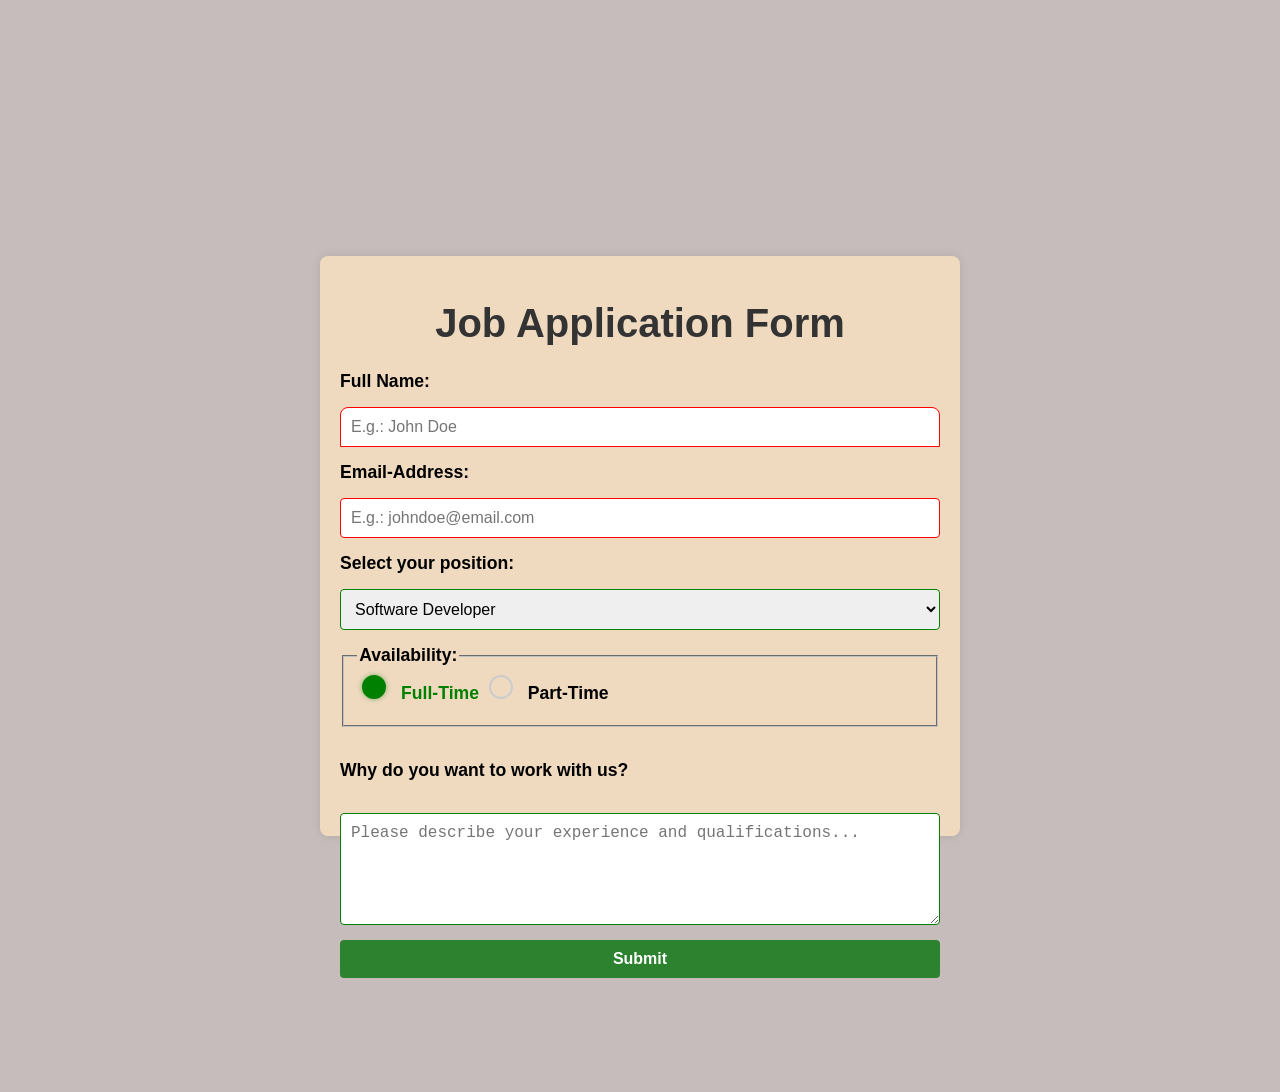
<file: Job-Application-Form/index.html>
<!DOCTYPE html>
<html lang="en">
<head>
    <meta charset="UTF-8">
    <meta name="viewport" content="width=device-width, initial-scale=1.0">
    <title>Job Application Form</title>
    <link rel="stylesheet" href="styles.css">
</head>
<body>
    <div class="container">
        <h1>Job Application Form</h1>
        <form>
            <label for="name">Full Name: </label>
            <input 
            type="text" 
            id="name" 
            name="name" 
            placeholder="E.g.: John Doe" 
            required />
            <label for="email">Email-Address: </label>
            <input 
            type="email" 
            id="email" 
            name="email" 
            placeholder="E.g.: johndoe@email.com" 
            required />
            <label for="position">Select your position: </label>
            <select id="position">
                <option>Software Developer</option>
                <option>Data Scientist</option>
                <option>Cybersecurity Analyst</option>
                <option>IT-Manager</option>
                <option>Systemadmin</option>
                <option>IT-Helpdesk</option>
                <option>UX/UI Designer</option>
            </select>
            <fieldset class="radio-group">
                <legend>Availability: </legend>
                <input type="radio" name="availability" id="availability" checked />
                <label for="availability">Full-Time</label>
                <input type="radio" name="availability" id="availability" />
                <label for="availability">Part-Time</label>
            </fieldset>
            <p>Why do you want to work with us?</p>
            <textarea id="message" rows="5" cols="40" placeholder="Please describe your experience and qualifications..."></textarea>
            <button type="submit">Submit</button>
        </form>
    </div>
 </body>
</html>
</file>
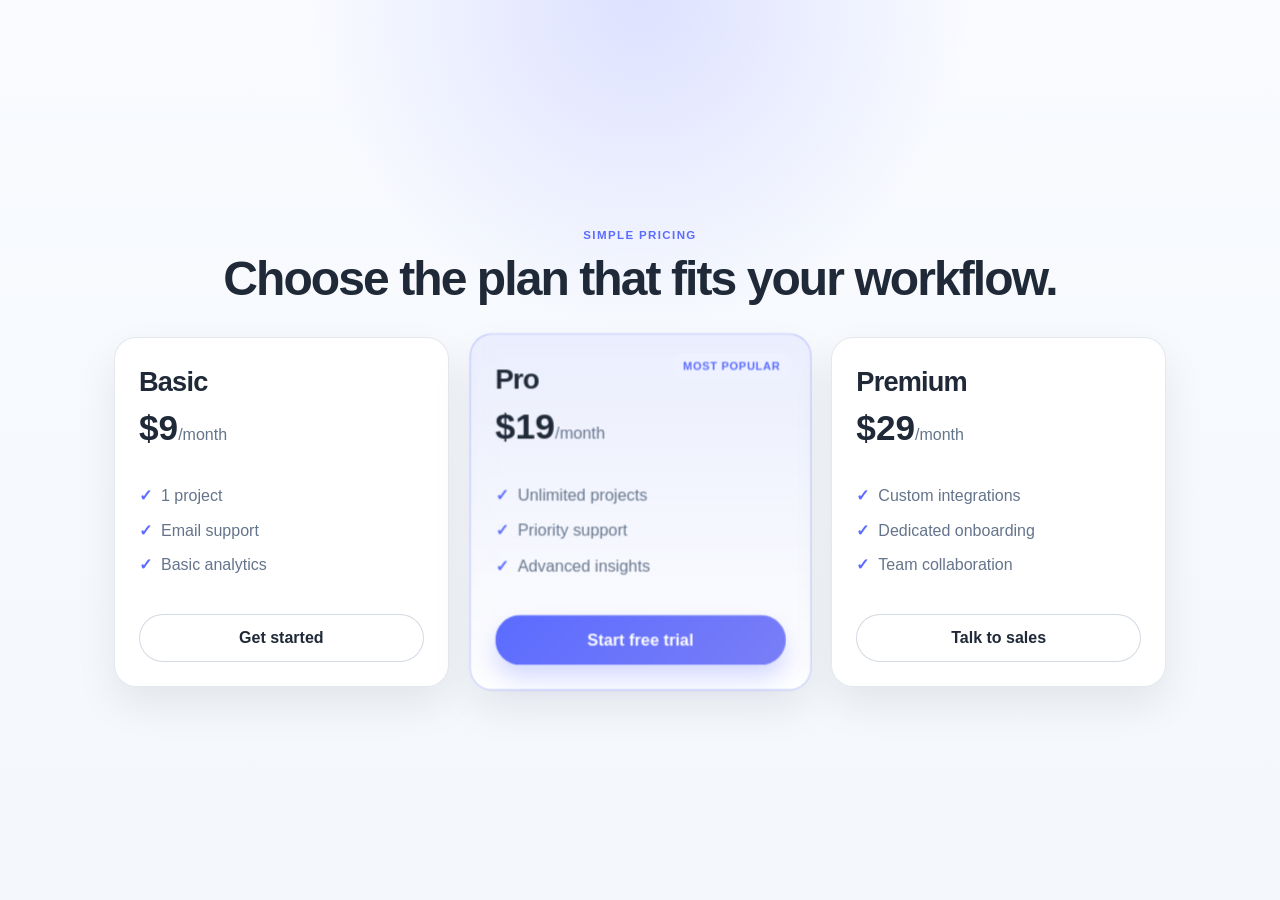
<file: pricing-plan/index.html>
<!DOCTYPE html>
<html lang="en">
  <head>
    <meta charset="UTF-8" />
    <meta name="viewport" content="width=device-width, initial-scale=1.0" />
    <title>Pricing Plans Layout Page</title>
    <link rel="stylesheet" href="style.css" />
  </head>
  <body>
    <main class="page-shell">
      <header class="hero">
        <p class="eyebrow">Simple pricing</p>
        <h1>Choose the plan that fits your workflow.</h1>
      </header>

      <section class="pricing-container" aria-label="Pricing plans">
        <article class="pricing-card basic-plan">
          <div class="plan-header">
            <h2>Basic</h2>
            <p class="price"><span>$9</span>/month</p>
          </div>
          <ul class="features">
            <li>1 project</li>
            <li>Email support</li>
            <li>Basic analytics</li>
          </ul>
          <button type="button">Get started</button>
        </article>

        <article class="pricing-card pro-plan">
          <div class="plan-badge">Most popular</div>
          <div class="plan-header">
            <h2>Pro</h2>
            <p class="price"><span>$19</span>/month</p>
          </div>
          <ul class="features">
            <li>Unlimited projects</li>
            <li>Priority support</li>
            <li>Advanced insights</li>
          </ul>
          <button type="button" class="primary">Start free trial</button>
        </article>

        <article class="pricing-card premium-plan">
          <div class="plan-header">
            <h2>Premium</h2>
            <p class="price"><span>$29</span>/month</p>
          </div>
          <ul class="features">
            <li>Custom integrations</li>
            <li>Dedicated onboarding</li>
            <li>Team collaboration</li>
          </ul>
          <button type="button">Talk to sales</button>
        </article>
      </section>
    </main>
  </body>
</html>
</file>
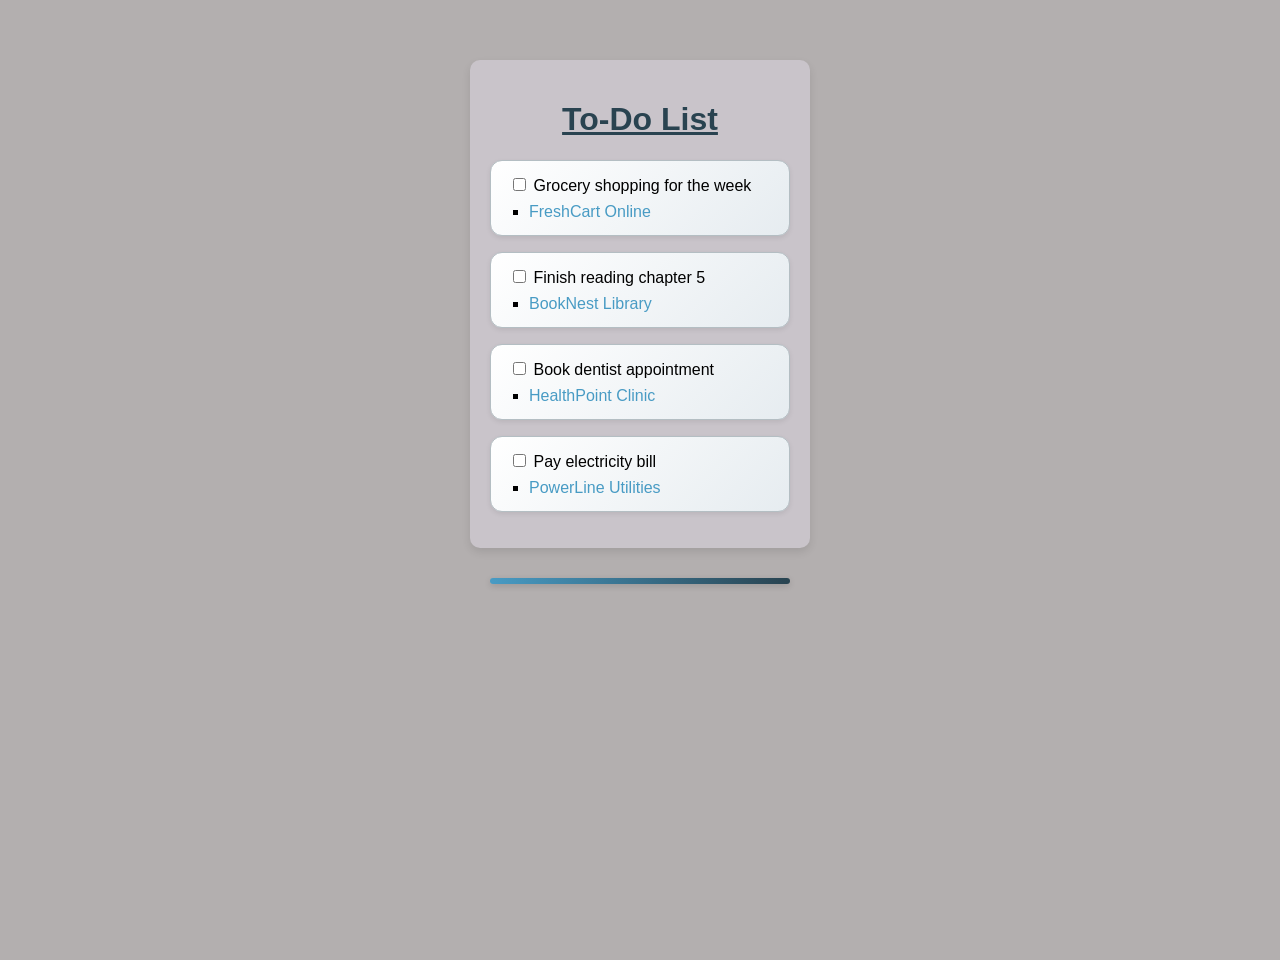
<file: To-Do-List-V1/index.html>
<!DOCTYPE html>
<html lang="en">
<head>
    <meta charset="UTF-8">
    <meta name="viewport" content="width=device-width, initial-scale=1.0">
    <link rel="stylesheet" href="styles.css">
    <title>Stylized To-Do List</title>
</head>
<body>
    <div class="container">
        <h1><u>To-Do List</u></h1>
        <ul class="todo-list">
            <li>
                <input type="checkbox" id="task1" />
                <label for="task1">Grocery shopping for the week</label>
                <ul class="sub-item">
                    <li><a class="sub-item-link" href="#" target="_blank">FreshCart Online</a></li>
                </ul>
            </li>
            <li>
                <input type="checkbox" id="task2" />
                <label for="task2">Finish reading chapter 5</label>
                <ul class="sub-item">
                    <li><a class="sub-item-link" href="#" target="_blank">BookNest Library</a></li>
                </ul>
            </li>
            <li>
                <input type="checkbox" id="task3" />
                <label for="task3">Book dentist appointment</label>
                <ul class="sub-item">
                    <li><a class="sub-item-link" href="#" target="_blank">HealthPoint Clinic</a></li>
                </ul>
            </li>
            <li>
                <input type="checkbox" id="task4" />
                <label for="task4">Pay electricity bill</label>
                <ul class="sub-item">
                    <li><a class="sub-item-link" href="#" target="_blank">PowerLine Utilities</a></li>
                </ul>
            </li>
        </ul>
    </div>
    <footer class="page-footer"></footer>
</body>
</html>
</file>
<file: Job-Application-Form/styles.css>
body {
    font-family: Arial, sans-serif;
    background-color: rgb(198, 188, 188);
    margin: 0;
    padding: 0;
}

h1 {
    text-align: center;
    color: #333;
    margin: 25px 0;
    font-family: 'Segoe UI', Tahoma, Geneva, Verdana, sans-serif;
    font-size: 2.5rem;
}

form:not(h1) {
    display: flex;
    flex-direction: column;
    gap: 15px;
    font-size: 1.1rem;
    font-weight: bold;
}

.container {
    width: 80%;
    height: 60vh;
    max-width: 600px;
    margin: 20% auto;
    padding: 20px;
    background-color: #efdac0;
    border-radius: 8px;
    box-shadow: 0 0 10px rgba(0, 0, 0, 0.1);
    text-align: block;
    transition: all 0.3s ease-in-out;
}

input, select, textarea {
    width: 100%;
    padding: 10px;
    border: 1px solid #ccc;
    border-radius: 4px;
    box-sizing: border-box;
    font-size: 1rem;

}

input:focus, textarea:focus {
    outline: none;
    border-color: #ff7f50;
    box-shadow: 0 0 5px rgba(255, 127, 80, 0.5);
}

input:invalid,
select:invalid,
textarea:invalid {
    border-color: red;
}

input:valid,
select:valid,
textarea:valid {
    border-color: green;
}

button:hover {
    background-color: rgb(79, 189, 79);
}

.radio-group input[type="radio"]:checked {
    appearance: none;
    background-color: green;
    border-color: green;
    box-shadow: 0 0 5px rgba(0, 128, 0, 0.5);
}

.radio-group input[type="radio"]:checked + label {
  color: green;
}

input:first-of-type {
    border-radius: 8px 8px 0 0;
}

.radio-group label {
    display: inline-flex;
    align-items: center;
    margin-bottom: 10px;
    cursor: pointer;
}

.radio-group input[type="radio"] {
    appearance: none;
    width: 20px;
    height: 20px;
    border-radius: 50%;
    border: 2px solid #ccc;
    margin-right: 10px;
    cursor: pointer;
}

button {
    padding: 10px 20px;
    background-color: #2d822f;
    color: white;
    border: none;
    border-radius: 4px;
    cursor: pointer;
    font-size: 1rem;
    font-weight: bold;
    font-family: 'Segoe UI', Tahoma, Geneva, Verdana, sans-serif;
}
</file>
<file: pricing-plan/style.css>
:root {
  --bg: #f4f7fb;
  --panel: rgba(255, 255, 255, 0.78);
  --card: #ffffff;
  --text: #1f2937;
  --muted: #64748b;
  --border: rgba(148, 163, 184, 0.25);
  --accent: #5b6cff;
  --accent-soft: #eef1ff;
  --shadow: 0 18px 40px rgba(15, 23, 42, 0.08);
}

* {
  box-sizing: border-box;
}

body {
  margin: 0;
  min-height: 100vh;
  display: grid;
  place-items: center;
  font-family: "Segoe UI", Tahoma, Geneva, Verdana, sans-serif;
  color: var(--text);
  background:
    radial-gradient(circle at top, rgba(91, 108, 255, 0.18), transparent 30%),
    linear-gradient(180deg, #f9fbff 0%, var(--bg) 100%);
}

.page-shell {
  width: min(1100px, calc(100% - 32px));
  padding: 48px 24px 32px;
}

.hero {
  text-align: center;
  margin-bottom: 32px;
}

.eyebrow {
  margin: 0 0 12px;
  text-transform: uppercase;
  letter-spacing: 0.12em;
  font-size: 0.72rem;
  font-weight: 700;
  color: var(--accent);
}

.hero h1 {
  margin: 0;
  font-size: clamp(2.1rem, 4vw, 3rem);
  line-height: 1.1;
  letter-spacing: -0.04em;
}

.pricing-container {
  display: grid;
  grid-template-columns: repeat(3, minmax(220px, 1fr));
  gap: 24px;
  align-items: stretch;
}

.pricing-card {
  position: relative;
  display: flex;
  flex-direction: column;
  justify-content: space-between;
  gap: 20px;
  min-height: 350px;
  padding: 28px 24px 24px;
  border: 1px solid var(--border);
  border-radius: 22px;
  background: rgba(255, 255, 255, 0.72);
  backdrop-filter: blur(8px);
  box-shadow: var(--shadow);
  transition: transform 0.2s ease, box-shadow 0.2s ease;
}

.pricing-card:hover {
  transform: translateY(-4px);
  box-shadow: 0 22px 44px rgba(15, 23, 42, 0.12);
}

.basic-plan,
.premium-plan {
  background: var(--card);
}

.pro-plan {
  background: linear-gradient(180deg, rgba(91, 108, 255, 0.08), rgba(255, 255, 255, 0.9));
  border-color: rgba(91, 108, 255, 0.35);
  transform: scale(1.02);
}

.plan-header {
  display: flex;
  flex-direction: column;
  gap: 10px;
}

.pricing-card h2 {
  margin: 0;
  font-size: 1.7rem;
  letter-spacing: -0.03em;
}

.price {
  margin: 0;
  color: var(--muted);
  font-size: 1rem;
}

.price span {
  font-size: 2.2rem;
  font-weight: 700;
  color: var(--text);
}

.features {
  list-style: none;
  padding: 0;
  margin: 0;
  display: grid;
  gap: 12px;
  color: var(--muted);
}

.features li {
  position: relative;
  padding-left: 22px;
  line-height: 1.4;
}

.features li::before {
  content: "✓";
  position: absolute;
  left: 0;
  top: 0;
  color: var(--accent);
  font-weight: 700;
}

button {
  padding: 0.9rem 1.1rem;
  border: 1px solid rgba(148, 163, 184, 0.4);
  border-radius: 999px;
  background: var(--panel);
  color: var(--text);
  font: inherit;
  font-weight: 600;
  cursor: pointer;
  transition: all 0.2s ease;
}

button:hover {
  border-color: var(--accent);
  color: var(--accent);
}

button.primary {
  background: linear-gradient(135deg, var(--accent) 0%, #7a7ef7 100%);
  border-color: transparent;
  color: white;
  box-shadow: 0 12px 24px rgba(91, 108, 255, 0.26);
}

button.primary:hover {
  color: white;
  filter: brightness(1.03);
}

.plan-badge {
  position: absolute;
  right: 18px;
  top: 18px;
  padding: 0.45rem 0.7rem;
  border-radius: 999px;
  background: var(--accent-soft);
  color: var(--accent);
  font-size: 0.68rem;
  font-weight: 700;
  text-transform: uppercase;
  letter-spacing: 0.06em;
}

@media (max-width: 760px) {
  .pricing-container {
    grid-template-columns: 1fr;
  }

  .pro-plan {
    transform: none;
  }
}
</file>
<file: To-Do-List-V1/styles.css>
body {
    background-color: rgba(176, 172, 172, 0.955);
    font-family: Arial, sans-serif;
    min-height: 100vh;
    display: flex;
    flex-direction: column;
    align-items: center;
    justify-content: flex-start;
    padding-top: 60px;
    margin: 0;
}

.container {
    background-color: rgb(201, 196, 202);
    width: 100%;
    max-width: 300px;
    margin: 0 auto;
    padding: 20px;
    border-radius: 10px;
    box-shadow: 0 4px 8px rgba(0, 0, 0, 0.1);
}

h1 {
    color: rgb(41, 67, 80);
    font-size: 32px;
    text-align: center;
}

.sub-item {
    list-style-type: square;
}

/* Links */
a {
    color: rgb(72, 155, 196);
    text-decoration: none;
}

a:focus {
    outline: 1px solid rgb(0, 0, 0);
    outline-offset: 2px;
    position-visibility: 0.5;
}

.sub-item-link:visited {
    color: rgb(41, 67, 80);
}

.sub-item-link:hover {
    color: rgb(41, 67, 80);
    text-decoration: underline;
}

.sub-item-link:focus {
    color: rgb(41, 67, 80);
}

.sub-item-link:active {
    color: rgb(240, 5, 5);
    text-decoration: underline;
}

/* Display */

.todo-list {
    list-style-type: none;
    padding: 0;
    margin: 0;
}

.todo-list > li {
    background: linear-gradient(135deg, rgb(255, 255, 255), rgb(230, 236, 240));
    border: 1px solid rgb(180, 190, 195);
    border-radius: 12px;
    padding: 14px 18px;
    margin-bottom: 16px;
    box-shadow: 0 2px 5px rgba(0, 0, 0, 0.08);
    transition: box-shadow 0.2s ease;
}

.todo-list > li:hover {
    box-shadow: 0 4px 10px rgba(0, 0, 0, 0.15);
}

.sub-item {
    list-style-type: square;
    margin-top: 8px;
    padding-left: 20px;
}

/* Footer */

.page-footer {
    width: 100%;
    max-width: 300px;
    margin: 30px auto 0;
    height: 6px;
    border-radius: 3px;
    background: linear-gradient(90deg, rgb(72, 155, 196), rgb(41, 67, 80));
    box-shadow: 0 2px 6px rgba(0, 0, 0, 0.15);
}
</file>
